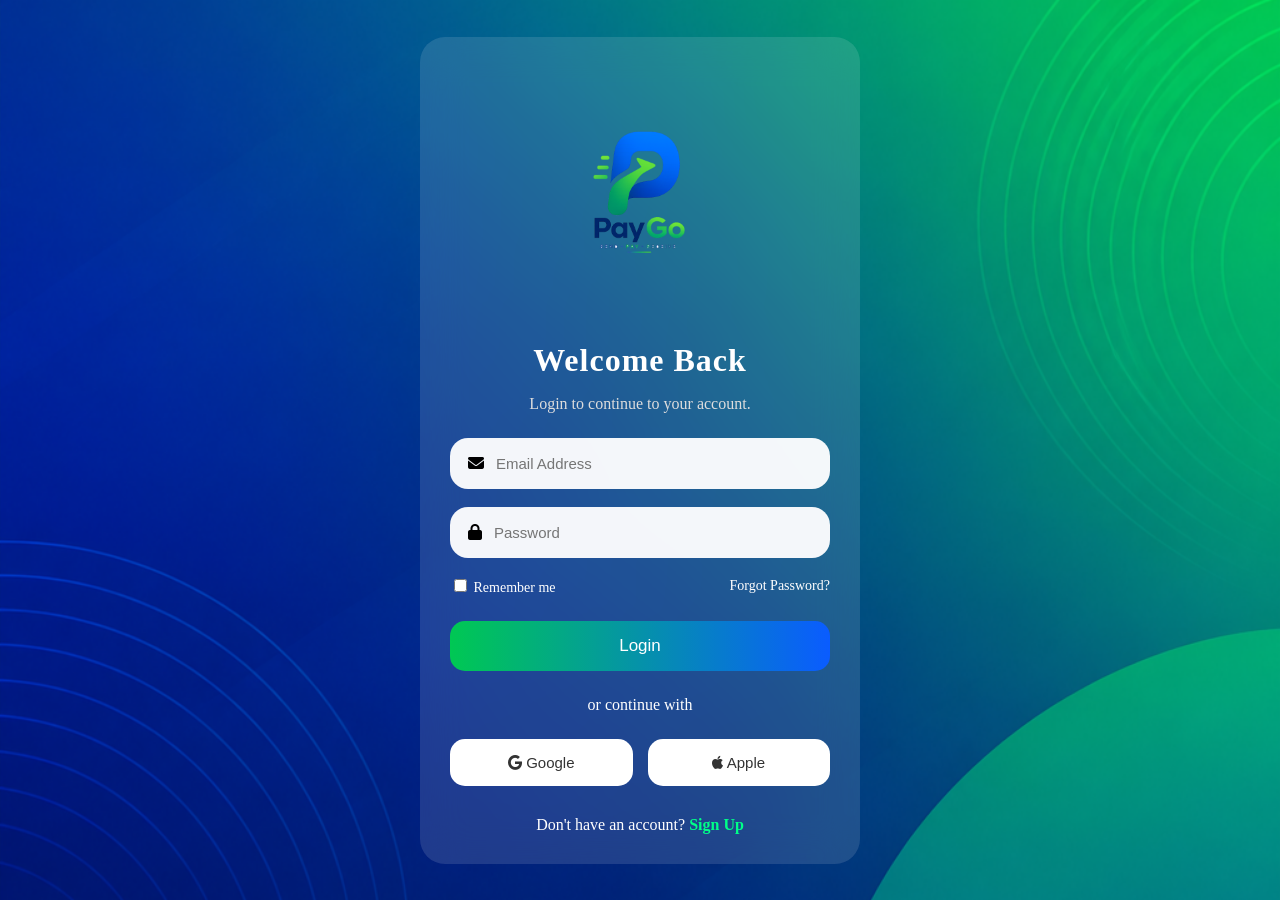
<file: logins/login.html>
<!DOCTYPE html>
<html lang="en">
<head>
    <meta charset="UTF-8">
    <meta name="viewport" content="width=device-width, initial-scale=1.0">
    <title>PayGo Login</title>

    <link rel="stylesheet" href="login.css">

    <link rel="preconnect" href="https://fonts.googleapis.com">
    <link href="https://fonts.googleapis.com/css2?family=Poppins:wght@300;400;500;600;700&display=swap" rel="stylesheet">

    <link rel="stylesheet"
    href="https://cdnjs.cloudflare.com/ajax/libs/font-awesome/6.7.2/css/all.min.css">

</head>
<body>

<div class="container">

    <div class="logo">
    <img src="logo.png" alt="PAYgo Logo">
    </div>

    <h2>Welcome Back</h2>

    <p class="text">
        Login to continue to your account.
    </p>

    <form action="#" method="POST">

        <div class="input-box">
            <i class="fa-solid fa-envelope"></i>
            <input
                type="email"
                name="email"
                placeholder="Email Address"
                required>
        </div>

        <div class="input-box">
            <i class="fa-solid fa-lock"></i>
            <input
                type="password"
                name="password"
                placeholder="Password"
                required>
        </div>

        <div class="remember">

            <label>
                <input type="checkbox">
                Remember me
            </label>

            <a href="#">Forgot Password?</a>

        </div>

        <button type="submit">
            Login
        </button>

    </form>

    <div class="line">
        <span>or continue with</span>
    </div>

    <div class="social">

        <button type="button">
            <i class="fa-brands fa-google"></i>
            Google
        </button>

        <button type="button">
            <i class="fa-brands fa-apple"></i>
            Apple
        </button>

    </div>

    <div class="signup">

        Don't have an account?

        <a href="signup.html">
            Sign Up
        </a>

    </div>

</div>


</body>
</html>
</file>
<file: logins/login.css>
body{
    margin:0;
    min-height:100vh;

    display:flex;
    justify-content:center;
    align-items:center;

    background-image:url("login.png");
    background-size:cover;
    background-position:center;
    background-repeat:no-repeat;
}

.container {
    width: 380px;
    min-height: 500px;
    margin: auto;
   background: rgba(255,255,255,.12);
    backdrop-filter: blur(20px);
    border-radius: 25px; padding: 30px;
    
}

.logo{
    display:flex;
    justify-content:center;
    align-items:center;

    margin-bottom:20px;
}

.logo img{
    width:170px;
    height:auto;
    object-fit:contain;
}
h2{
    color: #ffffff;
    font-size: 32px;
    font-weight: 700;
    text-align: center;
    margin-top: 15px;
    margin-bottom: 10px;
    letter-spacing: 1px;
}


.text{

    color:#ddd;

    text-align:center;

    margin-bottom:25px;

}

.input-box{
    display:flex;
    align-items:center;

    padding:16px 18px;

    margin-bottom:18px;

    background:rgba(255,255,255,0.95);

    border-radius:18px;
}

.input-box input{
    width:100%;
    border:none;
    outline:none;
    background:transparent;

    padding-left:12px;
    font-size:15px;
}

.remember{

    display:flex;

    justify-content:space-between;

    align-items:center;

    margin-bottom:25px;

    color:white;

    font-size:14px;

}

.remember a{

    color:#ffffff;

    text-decoration:none;

}

button{

    width:100%;

    padding:15px;

    border:none;

    border-radius:15px;

    background:linear-gradient(90deg,#00C853,#0A5CFF);

    color:white;

    font-size:17px;

    cursor:pointer;

    transition:.3s;

}

button:hover{

    transform:translateY(-3px);

}

.line{

    text-align:center;

    color:white;

    margin:25px 0;

}

.social{

    display:flex;

    gap:15px;

}

.social button{

    background:white;

    color:#333;

    font-size:15px;

}

.signup{

    text-align:center;

    color:white;

    margin-top:30px;

}

.signup a{

    color:#00ff88;

    text-decoration:none;

    font-weight:600;

}

@media(max-width:768px){

    .container{
        width:90%;
        padding:25px;
    }

}
</file>
<file: PayGo/logins/login.css>
body{
    margin:0;
    min-height:100vh;

    display:flex;
    justify-content:center;
    align-items:center;

    background-image:url("login.png");
    background-size:cover;
    background-position:center;
    background-repeat:no-repeat;
}

.container {
    width: 380px;
    min-height: 500px;
    margin: auto;
   background: rgba(255,255,255,.12);
    backdrop-filter: blur(20px);
    border-radius: 25px; padding: 30px;
    
}

.logo{
    display:flex;
    justify-content:center;
    align-items:center;

    margin-bottom:20px;
}

.logo img{
    width:170px;
    height:auto;
    object-fit:contain;
}
h2{
    color: #ffffff;
    font-size: 32px;
    font-weight: 700;
    text-align: center;
    margin-top: 15px;
    margin-bottom: 10px;
    letter-spacing: 1px;
}


.text{

    color:#ddd;

    text-align:center;

    margin-bottom:25px;

}

.input-box{
    display:flex;
    align-items:center;

    padding:16px 18px;

    margin-bottom:18px;

    background:rgba(255,255,255,0.95);

    border-radius:18px;
}

.input-box input{
    width:100%;
    border:none;
    outline:none;
    background:transparent;

    padding-left:12px;
    font-size:15px;
}

.remember{

    display:flex;

    justify-content:space-between;

    align-items:center;

    margin-bottom:25px;

    color:white;

    font-size:14px;

}

.remember a{

    color:#ffffff;

    text-decoration:none;

}

button{

    width:100%;

    padding:15px;

    border:none;

    border-radius:15px;

    background:linear-gradient(90deg,#00C853,#0A5CFF);

    color:white;

    font-size:17px;

    cursor:pointer;

    transition:.3s;

}

button:hover{

    transform:translateY(-3px);

}

.line{

    text-align:center;

    color:white;

    margin:25px 0;

}

.social{

    display:flex;

    gap:15px;

}

.social button{

    background:white;

    color:#333;

    font-size:15px;

}

.signup{

    text-align:center;

    color:white;

    margin-top:30px;

}

.signup a{

    color:#00ff88;

    text-decoration:none;

    font-weight:600;

}

@media(max-width:768px){

    .container{
        width:90%;
        padding:25px;
    }

}
</file>
